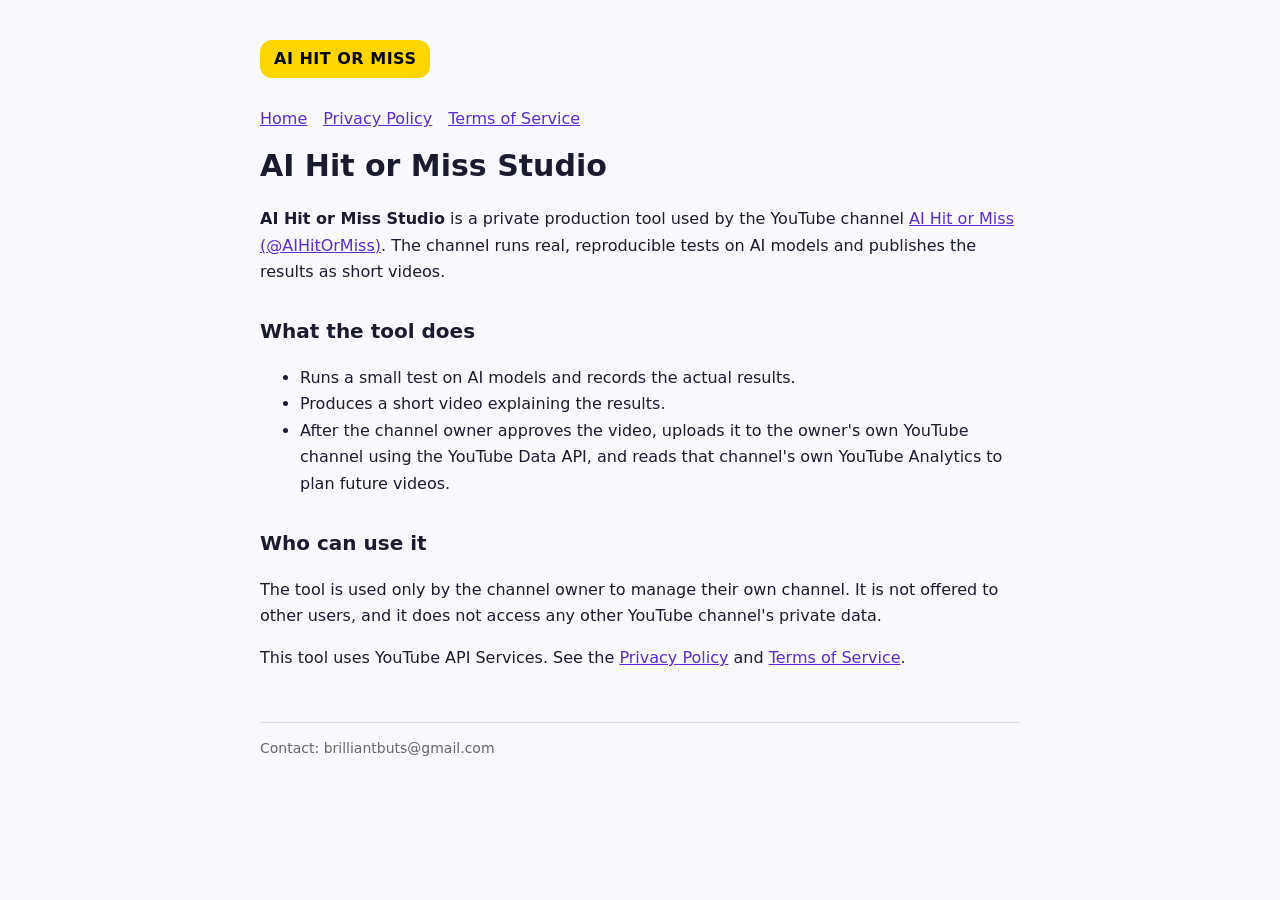
<file: index.html>
<!DOCTYPE html>
<html lang="en"><head><meta charset="utf-8"><meta name="viewport" content="width=device-width,initial-scale=1">
<title>AI Hit or Miss Studio</title><link rel="stylesheet" href="style.css"></head>
<body>
<header><span class="badge">AI HIT OR MISS</span></header>
<nav><a href="index.html">Home</a><a href="privacy.html">Privacy Policy</a><a href="terms.html">Terms of Service</a></nav>
<h1>AI Hit or Miss Studio</h1>
<p><strong>AI Hit or Miss Studio</strong> is a private production tool used by the YouTube channel
<a href="https://www.youtube.com/@AIHitOrMiss">AI Hit or Miss (@AIHitOrMiss)</a>.
The channel runs real, reproducible tests on AI models and publishes the results as short videos.</p>
<h2>What the tool does</h2>
<ul>
<li>Runs a small test on AI models and records the actual results.</li>
<li>Produces a short video explaining the results.</li>
<li>After the channel owner approves the video, uploads it to the owner's own YouTube channel using the
YouTube Data API, and reads that channel's own YouTube Analytics to plan future videos.</li>
</ul>
<h2>Who can use it</h2>
<p>The tool is used only by the channel owner to manage their own channel. It is not offered to other users,
and it does not access any other YouTube channel's private data.</p>
<p>This tool uses YouTube API Services. See the <a href="privacy.html">Privacy Policy</a> and
<a href="terms.html">Terms of Service</a>.</p>
<footer>Contact: brilliantbuts@gmail.com</footer>
</body></html>
</file>
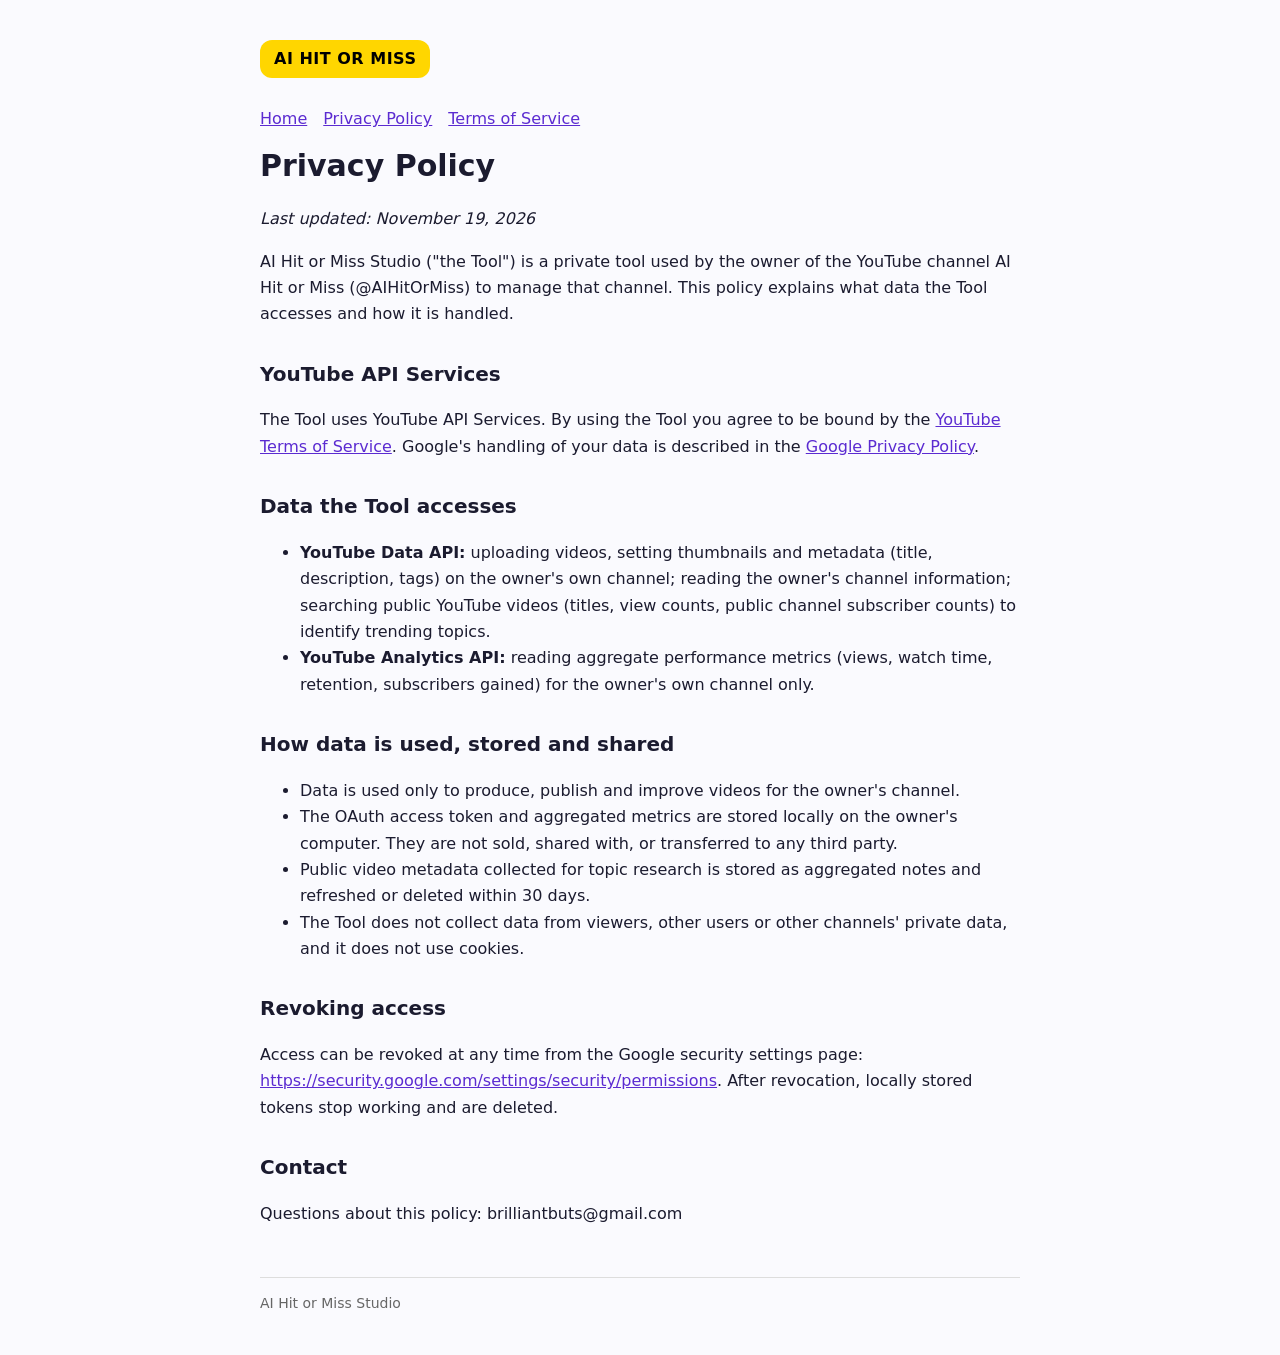
<file: privacy.html>
<!DOCTYPE html>
<html lang="en"><head><meta charset="utf-8"><meta name="viewport" content="width=device-width,initial-scale=1">
<title>Privacy Policy - AI Hit or Miss Studio</title><link rel="stylesheet" href="style.css"></head>
<body>
<header><span class="badge">AI HIT OR MISS</span></header>
<nav><a href="index.html">Home</a><a href="privacy.html">Privacy Policy</a><a href="terms.html">Terms of Service</a></nav>
<h1>Privacy Policy</h1>
<p><em>Last updated: November 19, 2026</em></p>
<p>AI Hit or Miss Studio ("the Tool") is a private tool used by the owner of the YouTube channel
AI Hit or Miss (@AIHitOrMiss) to manage that channel. This policy explains what data the Tool accesses and how it is handled.</p>

<h2>YouTube API Services</h2>
<p>The Tool uses YouTube API Services. By using the Tool you agree to be bound by the
<a href="https://www.youtube.com/t/terms">YouTube Terms of Service</a>. Google's handling of your data is described in the
<a href="https://policies.google.com/privacy">Google Privacy Policy</a>.</p>

<h2>Data the Tool accesses</h2>
<ul>
<li><strong>YouTube Data API:</strong> uploading videos, setting thumbnails and metadata (title, description, tags) on the
owner's own channel; reading the owner's channel information; searching public YouTube videos (titles, view counts,
public channel subscriber counts) to identify trending topics.</li>
<li><strong>YouTube Analytics API:</strong> reading aggregate performance metrics (views, watch time, retention, subscribers gained)
for the owner's own channel only.</li>
</ul>

<h2>How data is used, stored and shared</h2>
<ul>
<li>Data is used only to produce, publish and improve videos for the owner's channel.</li>
<li>The OAuth access token and aggregated metrics are stored locally on the owner's computer. They are not sold,
shared with, or transferred to any third party.</li>
<li>Public video metadata collected for topic research is stored as aggregated notes and refreshed or deleted within 30 days.</li>
<li>The Tool does not collect data from viewers, other users or other channels' private data, and it does not use cookies.</li>
</ul>

<h2>Revoking access</h2>
<p>Access can be revoked at any time from the Google security settings page:
<a href="https://security.google.com/settings/security/permissions">https://security.google.com/settings/security/permissions</a>.
After revocation, locally stored tokens stop working and are deleted.</p>

<h2>Contact</h2>
<p>Questions about this policy: brilliantbuts@gmail.com</p>
<footer>AI Hit or Miss Studio</footer>
</body></html>
</file>
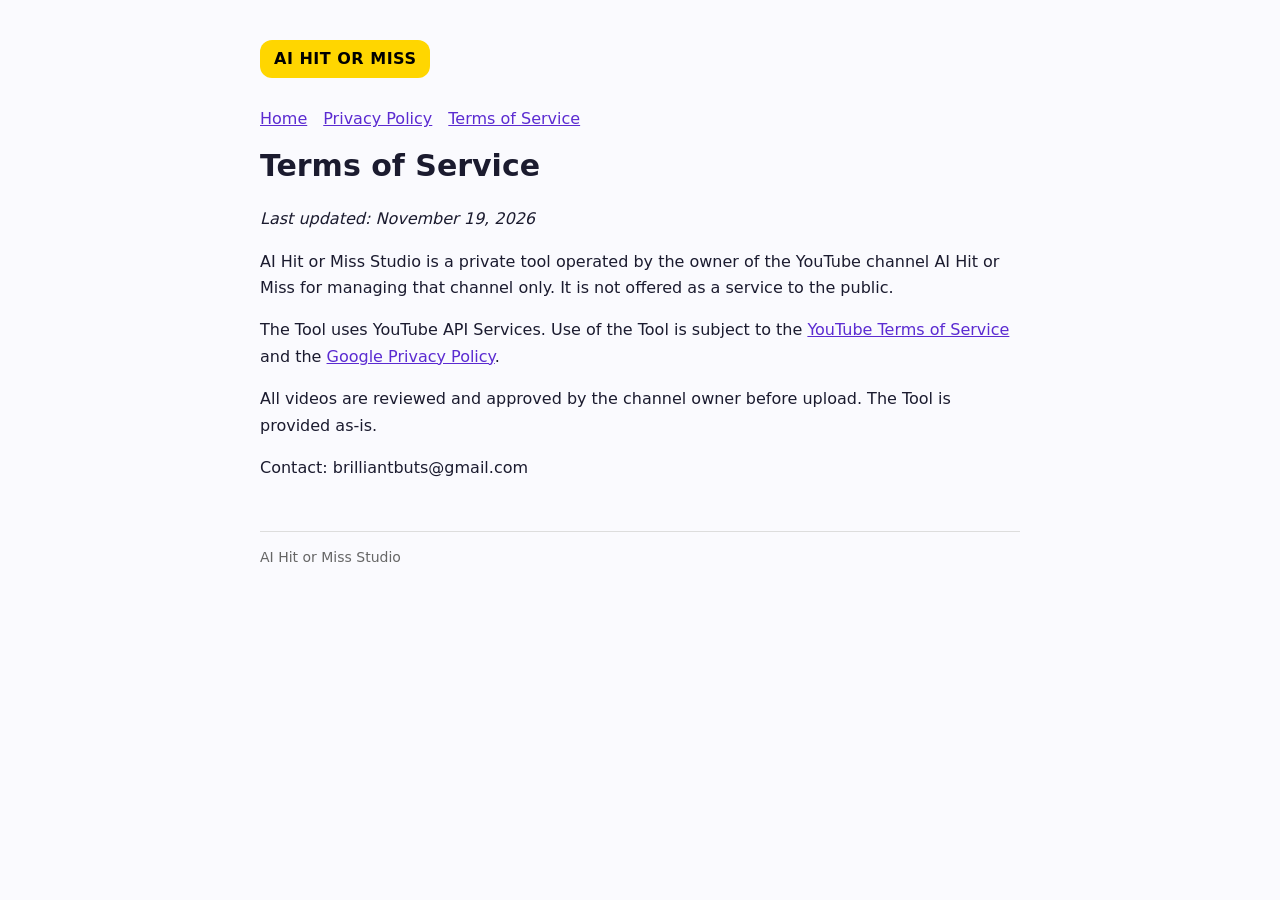
<file: terms.html>
<!DOCTYPE html>
<html lang="en"><head><meta charset="utf-8"><meta name="viewport" content="width=device-width,initial-scale=1">
<title>Terms of Service - AI Hit or Miss Studio</title><link rel="stylesheet" href="style.css"></head>
<body>
<header><span class="badge">AI HIT OR MISS</span></header>
<nav><a href="index.html">Home</a><a href="privacy.html">Privacy Policy</a><a href="terms.html">Terms of Service</a></nav>
<h1>Terms of Service</h1>
<p><em>Last updated: November 19, 2026</em></p>
<p>AI Hit or Miss Studio is a private tool operated by the owner of the YouTube channel AI Hit or Miss for managing that
channel only. It is not offered as a service to the public.</p>
<p>The Tool uses YouTube API Services. Use of the Tool is subject to the
<a href="https://www.youtube.com/t/terms">YouTube Terms of Service</a> and the
<a href="https://policies.google.com/privacy">Google Privacy Policy</a>.</p>
<p>All videos are reviewed and approved by the channel owner before upload. The Tool is provided as-is.</p>
<p>Contact: brilliantbuts@gmail.com</p>
<footer>AI Hit or Miss Studio</footer>
</body></html>
</file>
<file: style.css>
body{font-family:system-ui,Segoe UI,Arial,sans-serif;max-width:760px;margin:40px auto;padding:0 20px;line-height:1.65;color:#1b1b2f;background:#fafafe}
header{display:flex;align-items:center;gap:14px;margin-bottom:28px}
.badge{background:#ffd600;color:#000;font-weight:800;padding:6px 14px;border-radius:12px;letter-spacing:.5px}
h1{font-size:30px;margin:8px 0}h2{font-size:20px;margin-top:30px}
a{color:#5b2bd1}nav a{margin-right:16px}
footer{margin-top:50px;font-size:14px;color:#666;border-top:1px solid #ddd;padding-top:14px}
</file>
